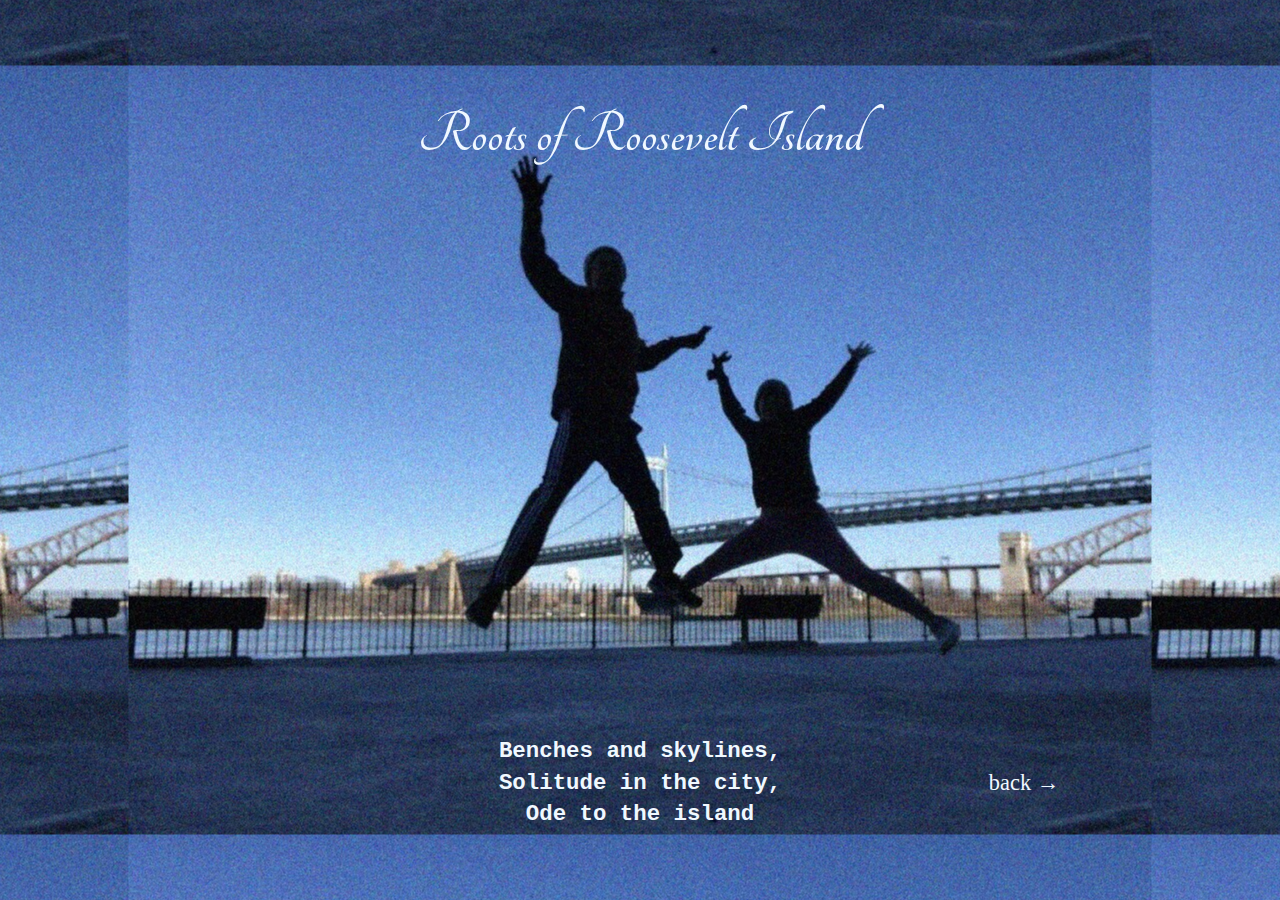
<file: index.html>
<!DOCTYPE html>
<html lang="en">
<head>
    <meta charset="UTF-8">
    <meta http-equiv="X-UA-Compatible" content="IE=edge">
    <meta name="viewport" content="width=device-width, initial-scale=1.0">
    <meta name="description" content="An ode to Roosevelt Island, NYC by two residents">
    <meta name="robots" content="index, archive">
    <title>Roots of Roosevelt Island</title>
    <link rel="stylesheet" type="text/css" href="index.css" />
    <link rel="canonical" href="https://rori.nyc/">

</head>
<body>
    <div class="title">
        <h1> Roots of Roosevelt Island</h1>
    </div>
    <div class="haiku">
        <p>Benches and skylines, </p>
        <p>Solitude in the city,</p> 
        <p>Ode to the island</p>
    </div>
    <div class="back">
        <a href="./about.html"> back &#8594;</a>
    </div>
</body>
</html>
</file>
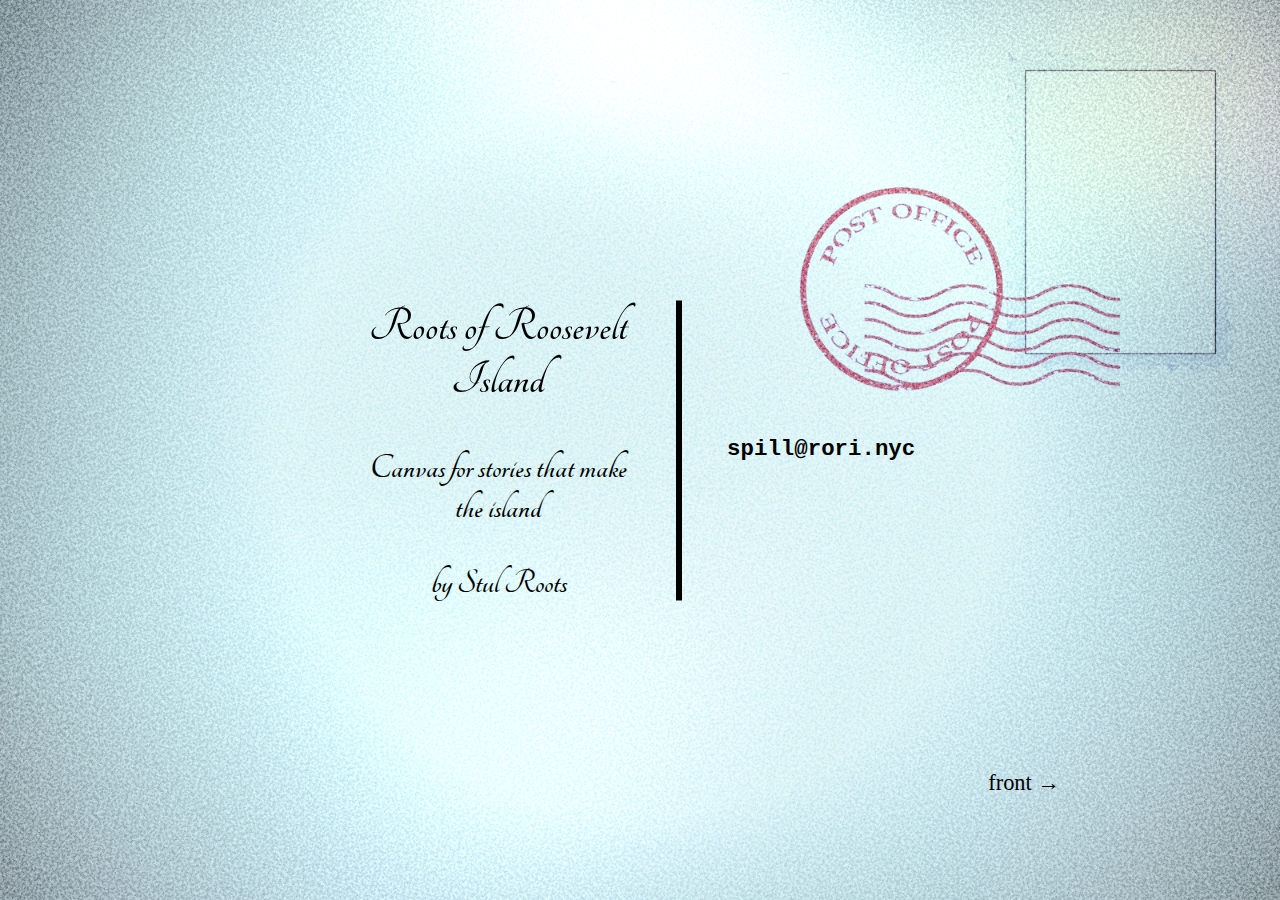
<file: about.html>
<!DOCTYPE html>
<html lang="en">
<head>
    <meta charset="UTF-8">
    <meta http-equiv="X-UA-Compatible" content="IE=edge">
    <meta name="viewport" content="width=device-width, initial-scale=1.0">
    <title>RORI - About</title>
    <link rel="stylesheet" type="text/css" href="about.css" />
</head>
<body>
    <div class="postcard_contents">
        <div class="postcard_about">
            <h2>Roots of Roosevelt Island</h2>
            <p>Canvas for stories that make the island</p>
            <p>by Stul Roots</p>
        </div>
        <div class="vl"></div>
        <div class="postcard_mail">
            <span>spill@rori.nyc</span>
        </div>
    </div>

    <div class="back">
        <a href="./index.html"> front &#8594;</a>
    </div>

    <script>
        const email = document.querySelector("span");

        email.onclick = function() {
        document.execCommand("copy");
        }

        email.addEventListener("copy", function(event) {
        event.preventDefault();
        if (event.clipboardData) {
            event.clipboardData.setData("text/plain", email.textContent);
            console.log(event.clipboardData.getData("text"))
        }
        });
    </script>
</body>
</html>
</file>
<file: index.css>
body{
    background-image: url('/assets/roribg.jpg');
    background-color: aliceblue;
    background-repeat:repeat;
    background-position: center;
    background-attachment: fixed;

    user-select: none;
}

@font-face {
    font-family: TangerineBold;
    src: url('/assets/Tangerine/Tangerine-Bold.ttf');
}
@font-face {
    font-family: TangerineRegular;
    src: url('/assets/Tangerine/Tangerine-Regular.ttf');
}
h1 {
    font-family: TangerineBold;
}
p {
    font-family: 'Courier New', Courier, monospace;
    line-height: 0.4;
    font-weight: 600;
}
.title{
    position: absolute;
    top: 15%;
    left: 50%;
    transform: translate(-50%, -50%);
    font-size: 1.9em;
    color: aliceblue;
    margin-bottom: 0;
}
.haiku{
    position: absolute;
    top: 87%;
    left: 50%;
    transform: translate(-50%, -50%);
    text-align: center;
    font-size: 1.4em;
    color: aliceblue;
}
.back{
    position: absolute;
    top: 87%;
    left: 80%;
    transform: translate(-50%, -50%);
    text-align: center;
    font-size: 1.4em;
    color: aliceblue;
}
.back a {
    text-decoration: none;
    color: aliceblue;
}

@media screen and (max-width: 480px) {
    .haiku{
        font-size: 0.9em;
        top: 78%;
    }
    .title{
        top: 30%;
        left: 55%;
        font-size: 1.6em;
        margin-top: 2em;
    }
  }
</file>
<file: about.css>
body{
    background-image: url('./assets/postcard_back.png');
    background-color: aliceblue;
    background-position: center;
    background-attachment: fixed;
    user-select: none;
    background-size: cover;
}
@font-face {
    font-family: TangerineBold;
    src: url('/assets/Tangerine/Tangerine-Bold.ttf');
}
@font-face {
    font-family: TangerineRegular;
    src: url('/assets/Tangerine/Tangerine-Regular.ttf');
}

.back{
    position: absolute;
    top: 87%;
    left: 80%;
    transform: translate(-50%, -50%);
    text-align: center;
    font-size: 1.4em;
    color: aliceblue;
}
.back a {
    text-decoration: none;
    color: black;
}
.postcard_contents{
    position: absolute;
    top: 50%;
    left: 50%;
    transform: translate(-50%, -50%);
    text-align: center;
    font-size: 1.4em;
    display: flex;
    flex-direction: row;
    justify-content: space-around;
    align-items: center;
    box-sizing: border-box;
}
.vl {
    border-left: 6px solid black;
    height: 300px;
  }
.postcard_about, .postcard_mail{
    padding: 2em 
}
.postcard_about p, h2{
    font-family: TangerineBold;
    text-align: center;
    font-size: 1.6em;
}
.postcard_about h2 {
    font-size: 2.2em;
}
.postcard_mail{
    user-select: all;
    font-family: 'Courier New', Courier, monospace;
    line-height: 0.4;
    font-weight: 600;
}
.postcard_mail span::selection{
    color: #bf505b;
}

@media screen and (max-width: 480px) {
    .vl{
        display: none;
    }
    .postcard_about, .postcard_mail{
        padding: 0em 
    }
    .postcard_contents{
        flex-direction: column;
        margin-top: 4em;
    }
    .postcard_about h2 {
        font-size: 1.6em;
    }
    .postcard_about p{
        font-size: 1.2em;
    }
    .postcard_mail{
        font-size: 0.8em;
    }
    body{
        background-position: right;
    }
  }
</file>
